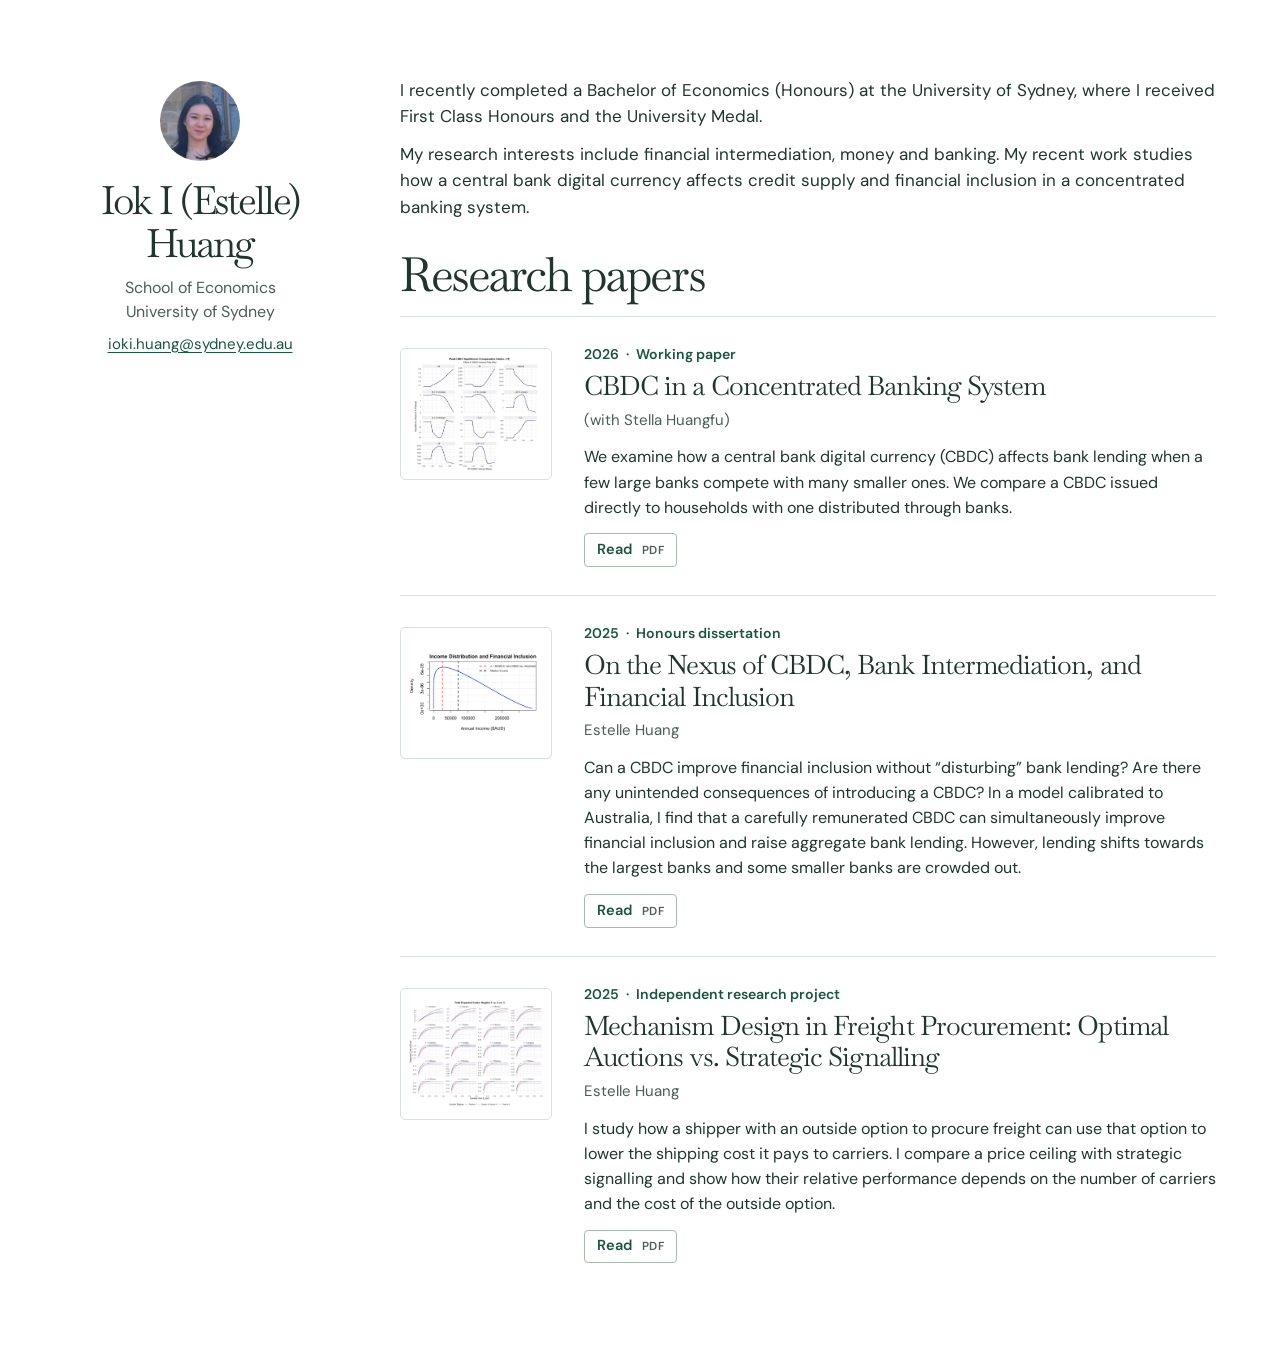
<file: index.html>
<!doctype html>
<html lang="en-AU">
<head>
  <meta charset="utf-8">
  <meta name="viewport" content="width=device-width, initial-scale=1">
  <meta name="theme-color" content="#ffffff">
  <meta name="description" content="Research papers by Estelle Huang at the University of Sydney on money, banking and mechanism design.">
  <title>Estelle Huang | Economics</title>
  <link rel="icon" href="assets/eh.png" type="image/png">
  <link rel="stylesheet" href="assets/minimal-light.css">
  <link rel="stylesheet" href="assets/site.css">
</head>
<body>
  <a class="skip-link" href="#research">Skip to research papers</a>
  <div class="wrapper">
    <header class="profile">
      <img class="avatar" src="assets/IMG_4533.jpg" alt="Estelle Huang" width="80" height="80">
      <div class="identity">
        <h1>Iok I (Estelle) Huang</h1>
        <p>School of Economics<br>University of Sydney</p>
        <a class="email" href="mailto:ioki.huang@sydney.edu.au">ioki.huang@sydney.edu.au</a>
      </div>
    </header>

    <main id="research" class="publications" aria-labelledby="research-title">
      <p class="introduction">I recently completed a Bachelor of Economics (Honours) at the University of Sydney, where I received First Class Honours and the University Medal.</p>
      <p class="introduction">My research interests include financial intermediation, money and banking. My recent work studies how a central bank digital currency affects credit supply and financial inclusion in a concentrated banking system.</p>
      <h2 id="research-title">Research papers</h2>
      <ol class="bibliography">
        <li>
          <article class="pub-row" id="cbdc-manuscript">
            <div class="figure"><img src="assets/manuscript-figure.webp" alt="Model outcomes at different single-tier CBDC interest rates."></div>
            <div class="paper">
              <p class="status">2026 <span>·</span> Working paper</p>
              <h3>CBDC in a Concentrated Banking System</h3>
              <p class="author"> (with Stella Huangfu) </p>
              <p>We examine how a central bank digital currency (CBDC) affects bank lending when a few large banks compete with many smaller ones. We compare a CBDC issued directly to households with one distributed through banks.</p>
              <a class="pdf" href="https://drive.google.com/file/d/1VFJ-4-iiqdLWS7LKPB_9tIu6vQuxLjyO/view?usp=sharing" aria-label="Read the CBDC manuscript (PDF)">Read <span>PDF</span></a>
            </div>
          </article>
        </li>
        <li>
          <article class="pub-row" id="honours-dissertation">
            <div class="figure"><img src="assets/thesis-figure.webp" alt="Estimated income distribution and financial inclusion threshold before CBDC."></div>
            <div class="paper">
              <p class="status">2025 <span>·</span> Honours dissertation</p>
              <h3>On the Nexus of CBDC, Bank Intermediation, and Financial Inclusion</h3>
             <p class="author"> Estelle Huang </p> 
              <p>Can a CBDC improve financial inclusion without “disturbing” bank lending? Are there any unintended consequences of introducing a CBDC? In a model calibrated to Australia, I find that a carefully remunerated CBDC can simultaneously improve financial inclusion and raise aggregate bank lending. However, lending shifts towards the largest banks and some smaller banks are crowded out.</p>
              <a class="pdf" href="https://drive.google.com/file/d/1VDTWEyO0ee7prb26xp3lHLPDd3twOnn8/view?usp=sharing" aria-label="Read the honours dissertation (PDF)">Read <span>PDF</span></a>
            </div>
          </article>
        </li>
        <li>
          <article class="pub-row" id="freight-procurement">
            <div class="figure"><img src="assets/freight-figure.webp" alt="Expected freight procurement costs under three auction designs." loading="lazy"></div>
            <div class="paper">
              <p class="status">2025 <span>·</span> Independent research project</p>
              <h3>Mechanism Design in Freight Procurement: Optimal Auctions vs. Strategic Signalling</h3>
              <p class="author">Estelle Huang</p>
              <p>I study how a shipper with an outside option to procure freight can use that option to lower the shipping cost it pays to carriers. I compare a price ceiling with strategic signalling and show how their relative performance depends on the number of carriers and the cost of the outside option.</p>
              <a class="pdf" href="https://drive.google.com/file/d/1WZMAMWu3oKyIiSUisJtgsNoVNDAgiQW9/view?usp=sharing" aria-label="Read the revised freight procurement paper (PDF)">Read <span>PDF</span></a>
            </div>
          </article>
        </li>
      </ol>
    </main>
  </div>
</body>
</html>
</file>
<file: assets/minimal-light.css>
h1, h2, h3 {
  line-height: 1.1; }

h1 {
  font-size: 28px;
  font-weight: 500;
  color: #043361;
  margin: 0 0 20px; }

h2 {
  font-size: 157%;
  font-weight: 500;
  color: #043361;
  margin: 2px 0 15px; }

h3, h4, h5, h6 {
  font-weight: 600;
  color: #043361;
  margin: 0 0 20px; }

p, ul, ol, table, pre, dl {
  margin: 0 0 20px; }

a {
  color: #39c;
  text-decoration: none; }
  a:hover {
    color: #069; }
  a small {
    font-size: 11px;
    color: #777;
    margin-top: -0.3em;
    display: block; }
  a:hover small {
    color: #777; }

strong {
  color: #222;
  font-weight: 500; }

small {
  font-size: 11px; }

img {
  max-width: 100%; }

hr {
  border: 0;
  background: #e5e5e5;
  height: 1px;
  margin: 0 0 20px; }

blockquote {
  border-left: 1px solid #e5e5e5;
  margin: 0;
  padding: 0 0 0 20px;
  font-style: italic; }

code, pre {
  font-family: Monaco, Bitstream Vera Sans Mono, Lucida Console, Terminal, Consolas, Liberation Mono, DejaVu Sans Mono, Courier New, monospace;
  color: #333; }

pre {
  max-width: 500px;
  padding: 8px 15px;
  background: #f8f8f8;
  border-radius: 5px;
  border: 1px solid #e5e5e5;
  overflow-x: auto; }

table {
  width: 100%;
  border-collapse: collapse; }

th, td {
  text-align: left;
  padding: 5px 10px;
  border-bottom: 1px solid #e5e5e5; }

th, dt {
  color: #444; }

dt {
  font-weight: 500; }

position {
  font-size: 1.1rem; }

email {
  font-size: 14px;
  font-family: "Ubuntu Mono", monospace; }

autocolor {
  color: #595959; }

lightonly {
  visibility: visible; }

darkonly {
  visibility: hidden; }

education {
  font-weight: 500;
  font-size: 115%; }

papertitle {
  font-weight: 600;
  font-size: 100%; }

.biblink {
  text-decoration: none;
  display: inline;
  margin-right: 0; }

.fakelink {
  text-decoration: none;
  cursor: pointer; }

.bibref {
  font-size: 70%;
  margin-top: 10px;
  margin-left: 0;
  display: none;
  font-family: monospace; }

.wrapper {
  width: 960px;
  margin: 0 auto; }

header {
  width: 232px;
  float: left;
  position: fixed;
  -webkit-font-smoothing: subpixel-antialiased;
  padding-top: 4em;
  text-align: center; }

section {
  width: 650px;
  float: right;
  padding-top: 4em;
  padding-bottom: 50px; }

footer {
  width: 232px;
  float: left;
  position: fixed;
  bottom: 30px;
  -webkit-font-smoothing: subpixel-antialiased;
  text-align: center; }

.pub-row {
  display: flex;
  align-items: center; }

.image {
  border-radius: 0.35em;
  border: 0;
  display: inline-block;
  position: relative; }
  .image:before {
    transition: opacity 0.2s ease-in-out;
    border-radius: 0.35em;
    content: '';
    display: block;
    height: 100%;
    left: 0;
    opacity: 0.5;
    position: absolute;
    top: 0;
    width: 100%; }
  .image.avatar {
    border-radius: 100%; }
    .image.avatar:before {
      display: none; }
    .image.avatar img {
      border-radius: 100%;
      width: 45%;
      padding: 20px; }

#header .image.avatar {
  margin: 0 0 1em 0;
  width: 8em; }

.social-icons a {
  display: inline-block;
  height: 2.4rem;
  width: 2.4rem;
  background-color: transparent;
  color: #043361 !important;
  border-radius: 100%;
  text-align: center;
  font-size: 1.15rem;
  line-height: 2.5rem;
  margin: 0 5px 0 0; }
  .social-icons a:last-child {
    margin-right: 0; }
  .social-icons a:hover {
    background-color: white;
    color: black !important;
    transform: scale(1.2); }
.social-icons .ai-google-scholar {
  font-size: 1.2rem; }
.social-icons .ai-cv {
  font-size: 1.3rem; }

.icon-button {
  background-color: white;
  border-radius: 3.6rem;
  cursor: pointer;
  display: inline-block;
  font-size: 2rem;
  height: 3.6rem;
  line-height: 3.6rem;
  margin: 0 5px;
  position: relative;
  text-align: center;
  -webkit-user-select: none;
  user-select: none;
  width: 3.6rem; }
  .icon-button span {
    border-radius: 0;
    display: block;
    height: 0;
    left: 50%;
    margin: 0;
    position: absolute;
    top: 50%;
    transition: all 0.3s;
    width: 0; }
  .icon-button:hover span {
    width: 3.6rem;
    height: 3.6rem;
    border-radius: 3.6rem;
    margin: -1.8rem; }
  .icon-button i {
    background: none;
    color: white;
    height: 3.6rem;
    left: 0;
    line-height: 3.6rem;
    position: absolute;
    top: 0;
    transition: all 0.3s;
    width: 3.6rem;
    z-index: 10; }
  .icon-button .icon-twitter {
    color: #4099ff; }
  .icon-button .icon-facebook {
    color: #4286f4; }
  .icon-button .icon-github {
    color: #000; }
  .icon-button .icon-linkedin {
    color: #0077b5; }
  .icon-button:hover .icon-twitter, .icon-button:hover .icon-facebook, .icon-button:hover .icon-github, .icon-button:hover .icon-linkedin {
    color: white; }

.twitter span {
  background-color: #4099ff; }

.facebook span {
  background-color: #4286f4; }

.linkedin span {
  background-color: #0077b5; }

.github span {
  background-color: #000; }

header ul {
  list-style: none;
  height: 40px;
  padding: 0;
  background: #f4f4f4;
  border-radius: 5px;
  border: 1px solid #e0e0e0;
  width: 270px; }
  header ul li {
    width: 89px;
    float: left;
    border-right: 1px solid #e0e0e0;
    height: 40px; }
    header ul li:first-child a {
      border-radius: 5px 0 0 5px; }
    header ul li:last-child a {
      border-radius: 0 5px 5px 0; }
  header ul li + li + li {
    border-right: none;
    width: 89px; }
  header ul a {
    line-height: 1;
    font-size: 11px;
    color: #999;
    display: block;
    text-align: center;
    padding-top: 6px;
    height: 34px; }
    header ul a:hover {
      color: #999; }
    header ul a:active {
      background-color: #f0f0f0; }
    header ul a strong {
      font-size: 14px;
      display: block;
      color: #222; }

@media print, screen and (max-width: 960px) {
  body {
    word-wrap: break-word;
    padding: 15px; }

  div.wrapper {
    width: auto;
    margin: 0; }

  header, section, footer {
    float: none;
    position: static;
    width: auto; }

  header {
    padding: 0; }
    header a small {
      display: inline; }
    header ul {
      position: absolute;
      right: 50px;
      top: 52px; }

  section {
    border-top: 1px solid #e5e5e5;
    padding: 20px 0;
    margin: 0 0 20px; }

  pre, code {
    word-wrap: normal; }

  .image.avatar img {
    width: 117px; }

  #head1o2, #head2o2 {
    visibility: hidden; } }
@media print, screen and (max-width: 480px) {
  .pub-row {
    display: block; }

  header ul {
    width: 99%; }

  header ul li, header ul li + li + li {
    width: 33%; }

  .image.avatar img {
    width: 95px; } }
@media print {
  body {
    padding: 0.4in;
    font-size: 12pt;
    color: #444; } }
</file>
<file: assets/site.css>
/* Estelle Huang's customisation of Yaoyao Liu's Minimal Light academic homepage. */
@font-face {
  font-family: Baskervville;
  src: url("baskervville.woff2") format("woff2");
  font-display: swap;
}
@font-face {
  font-family: "DM Sans";
  src: url("dmsans.woff2") format("woff2");
  font-weight: 400 700;
  font-display: swap;
}
:root {
  --ink: #20352f;
  --green: #19553f;
  --muted: #4d5d56;
  --rule: #d7e0d9;
  --serif: Baskervville, Georgia, serif;
  --sans: "DM Sans", Arial, sans-serif;
}
* { box-sizing: border-box; }
body {
  margin: 0;
  padding: 0;
  background: white;
  color: var(--ink);
  font: 400 1rem/1.57 var(--sans);
}
div.wrapper {
  display: grid;
  grid-template-columns: minmax(13rem, 17rem) minmax(0, 51rem);
  gap: clamp(2.2rem, 5vw, 5rem);
  width: min(90%, 75rem);
  margin: 0 auto;
  padding: clamp(2.8rem, 6vw, 5.5rem) 0;
}
header.profile {
  position: sticky;
  float: none;
  top: 2rem;
  width: auto;
  align-self: start;
  padding: .25rem 0 1.75rem;
  text-align: center;
}
.avatar { display: block; border-radius: 50%; margin: 0 auto 1.15rem; }
h1, h2, h3 { font-family: var(--serif); font-weight: 400; color: var(--ink); }
h1 { margin: 0 0 .65rem; font-size: 2.45rem; letter-spacing: -.055em; }
.identity p { margin: 0; line-height: 1.5; color: var(--muted); }
.identity { min-width: 0; }
.identity .email {
  display: inline-block;
  margin-top: .55rem;
  max-width: 100%;
  overflow-wrap: anywhere;
  color: var(--green);
  font-size: .94rem;
  text-decoration: underline;
  text-underline-offset: .18em;
}
h2 { margin: 0 0 .9rem; font-size: clamp(2.25rem, 3.7vw, 3rem); letter-spacing: -.052em; }
.introduction { margin: 0 0 1.8rem; max-width: 68ch; font-size: 1.0625rem; }
.introduction:has(+ .introduction) { margin-bottom: .65rem; }
.bibliography { list-style: none; padding: 0; margin: 0; }
.bibliography li { border-top: 1px solid var(--rule); }
.pub-row {
  display: grid;
  grid-template-columns: minmax(7rem, 9.5rem) minmax(0, 1fr);
  column-gap: clamp(1.3rem, 2.5vw, 2.3rem);
  align-items: start;
  padding: 1.75rem 0;
}
.figure {
  margin-top: .2rem;
  display: grid;
  place-items: center;
  aspect-ratio: 1.15;
  padding: .5rem;
  border: 1px solid var(--rule);
  border-radius: 5px;
}
.figure img { display: block; width: 100%; height: 100%; min-height: 0; object-fit: contain; }
.paper p { margin: 0; }
.paper .status {
  color: var(--green);
  font-size: .88rem;
  font-weight: 600;
  line-height: 1.4;
}
.status span { margin-inline: .25rem; }
h3 {
  font-size: clamp(1.45rem, 2.1vw, 1.8rem);
  letter-spacing: -.035em;
  line-height: 1.17;
  margin: .35rem 0 .45rem;
}
.paper .author { color: var(--muted); font-size: .94rem; margin-bottom: .75rem; }
a.pdf {
  display: inline-flex;
  gap: .6rem;
  align-items: baseline;
  border: 1px solid #a5b9ac;
  border-radius: 4px;
  margin-top: .85rem;
  padding: .35rem .75rem;
  font: 600 .91rem/1.4 var(--sans);
  color: var(--green);
}
.pdf span { color: var(--muted); font-size: .73rem; letter-spacing: .04em; }
a.pdf:hover { color: var(--green); background: #eff6f0; border-color: var(--green); }
a:focus-visible { outline: 3px solid #26724d; outline-offset: 4px; }
.skip-link { position: absolute; top: -6rem; left: 1rem; padding: .45rem 1rem; background: white; color: var(--green); }
.skip-link:focus { top: .5rem; }
@media (max-width: 52rem) {
  div.wrapper { display: block; width: min(89%, 43rem); padding-block: 2rem; }
  header.profile { position: static; display: flex; align-items: center; gap: 1.1rem; text-align: left; padding: 0 0 2rem; }
  .avatar { width: 3.7rem; height: 3.7rem; margin: 0; }
  h1 { font-size: 2rem; margin-bottom: .25rem; }
  .identity p { font-size: .94rem; }
  .pub-row { grid-template-columns: 7.6rem minmax(0, 1fr); }
}
@media (max-width: 36rem) {
  div.wrapper { width: calc(100% - 2.6rem); }
  .pub-row { display: block; padding: 1.45rem 0; }
  .figure { display: none; }
  .introduction { font-size: 1rem; }
  a.pdf { min-height: 2.6rem; align-items: center; }
}
@media print {
  div.wrapper { display: block; width: 100%; padding: 0; }
  header.profile { position: static; text-align: left; padding-bottom: 1rem; }
  .avatar { display: none; }
  .pub-row { break-inside: avoid; }
}
</file>
